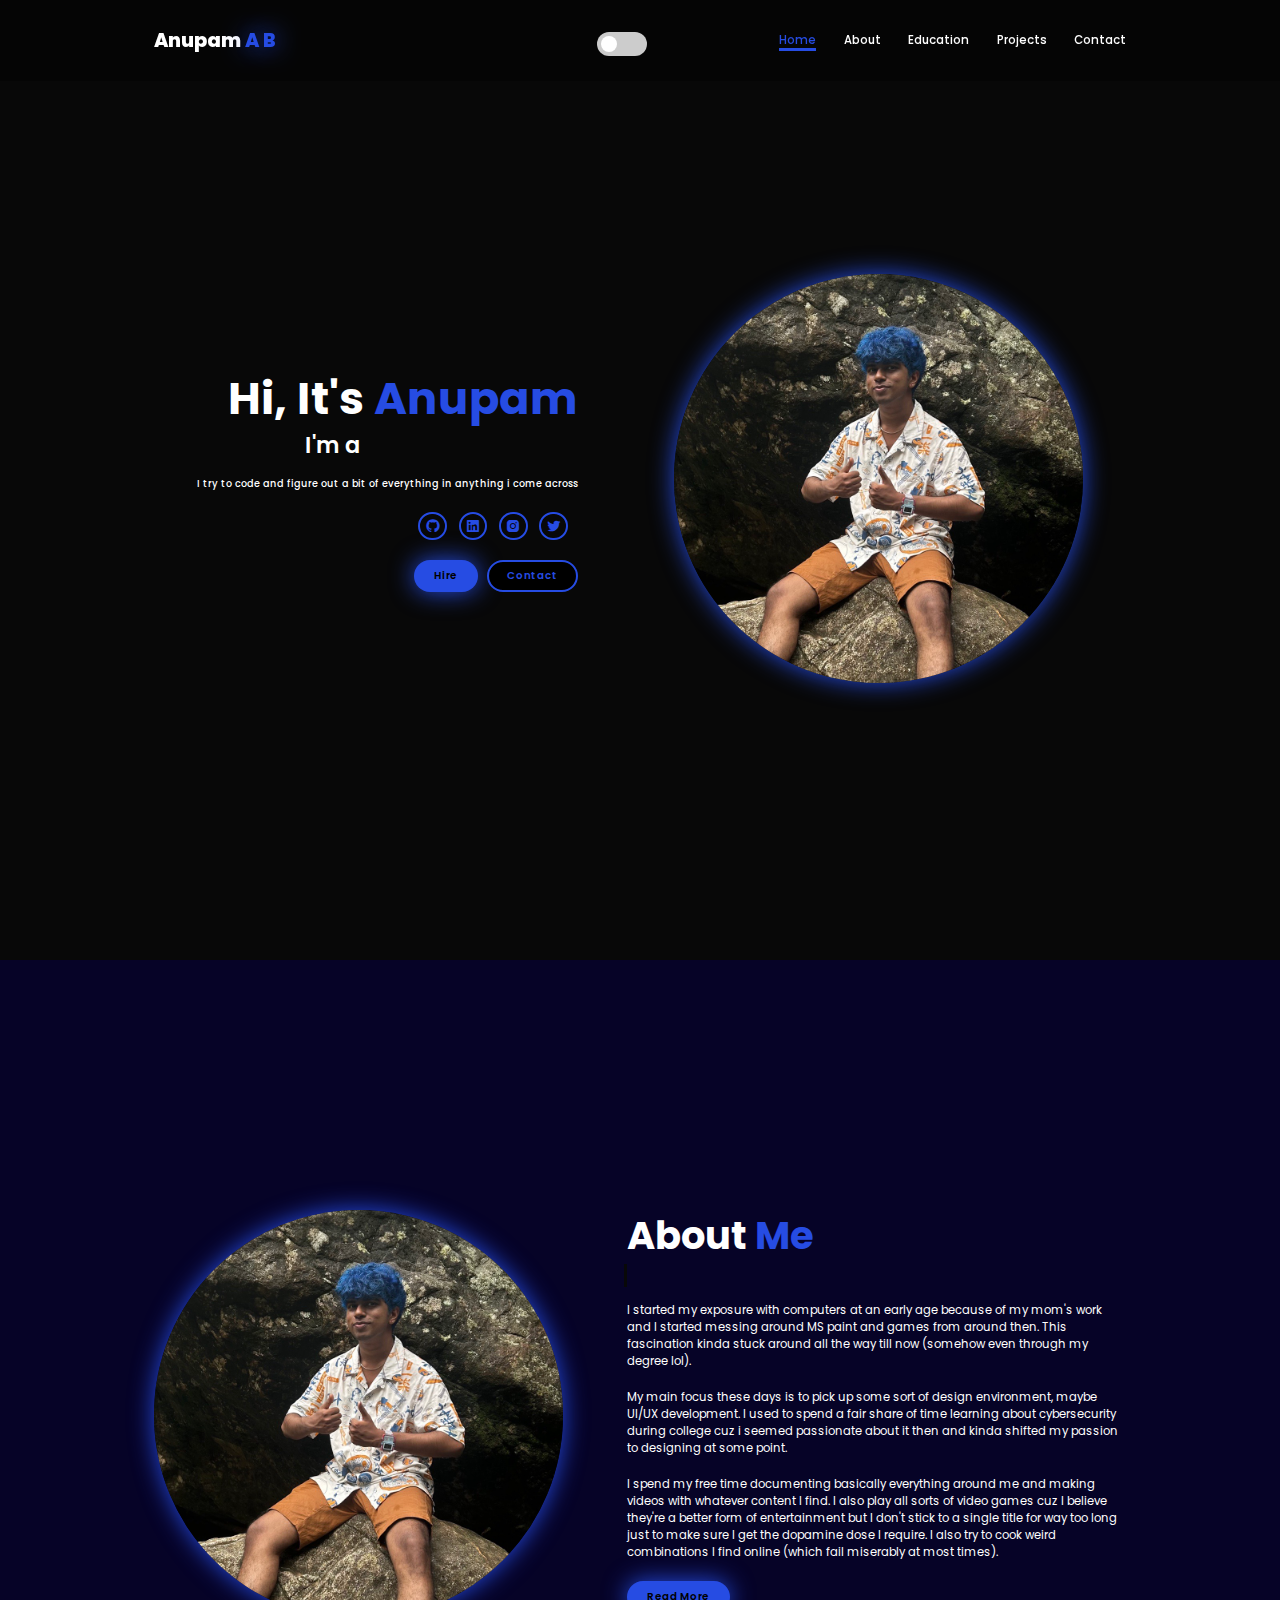
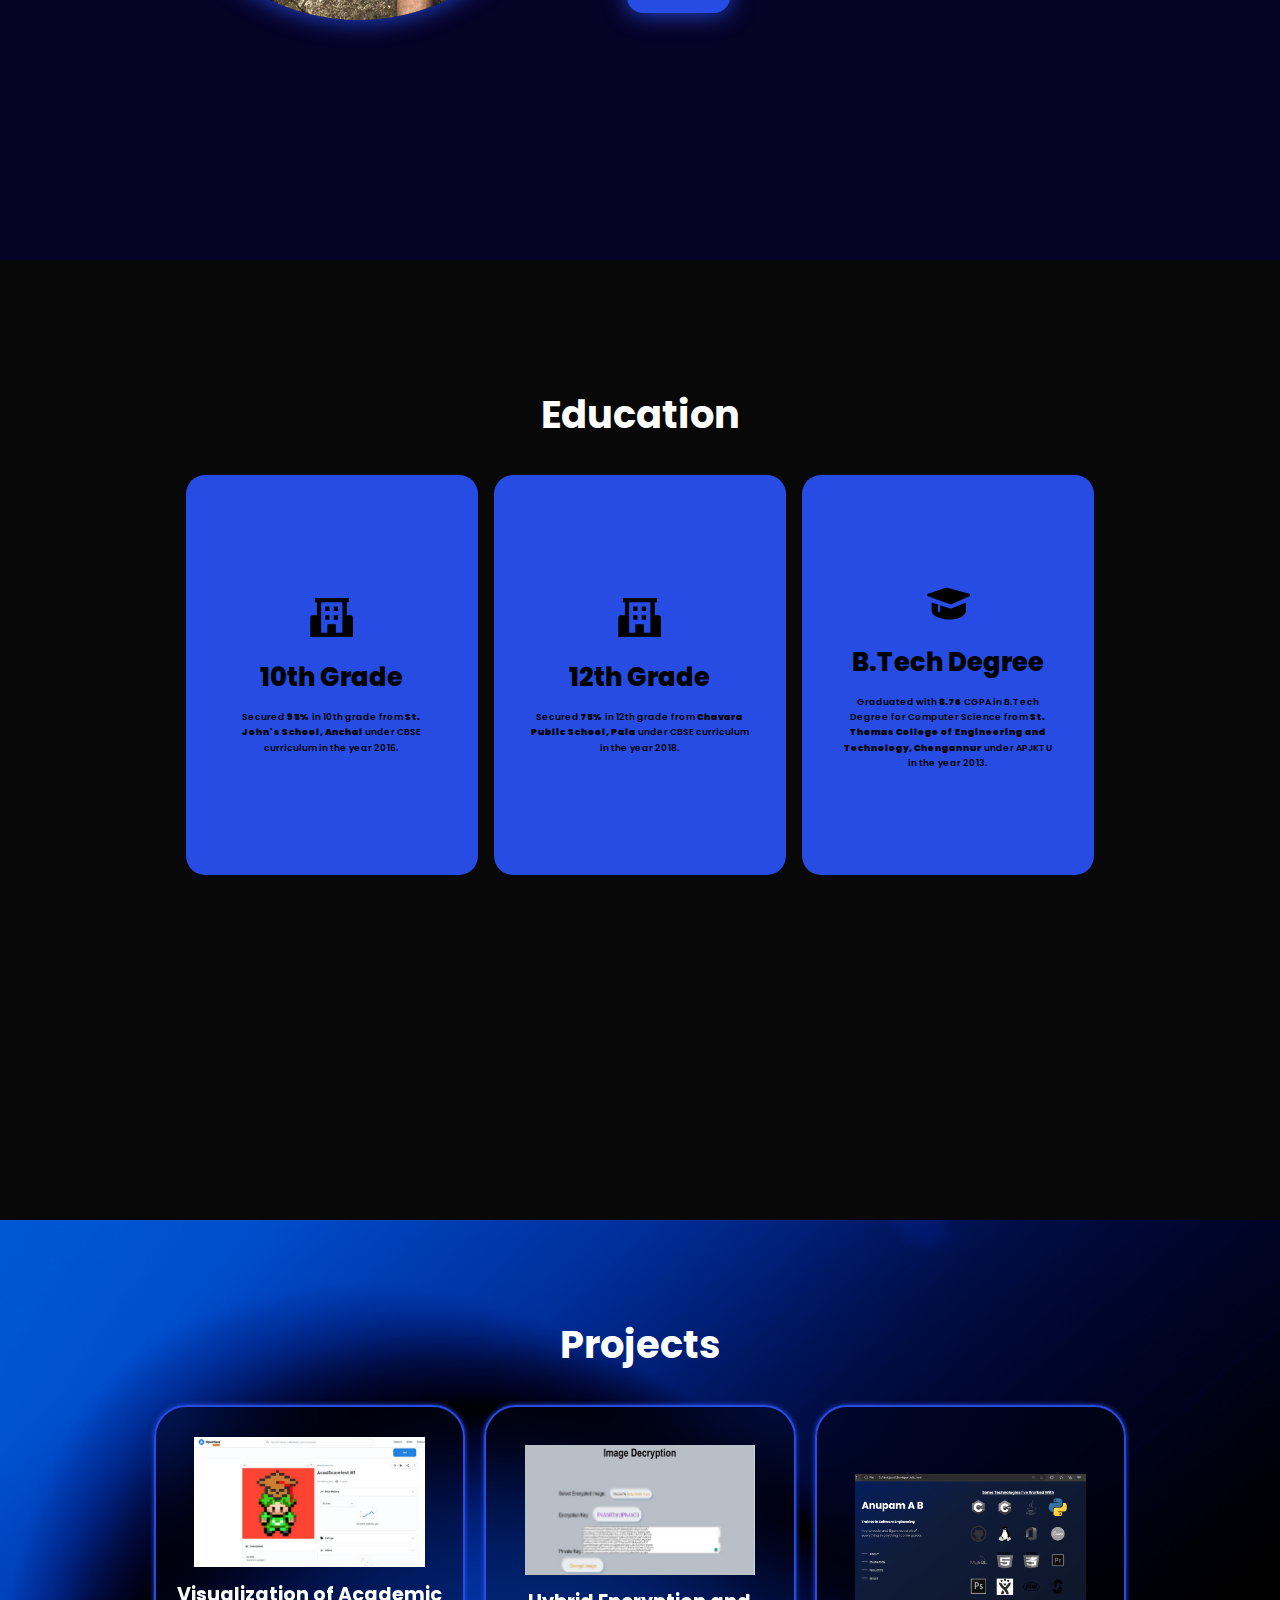
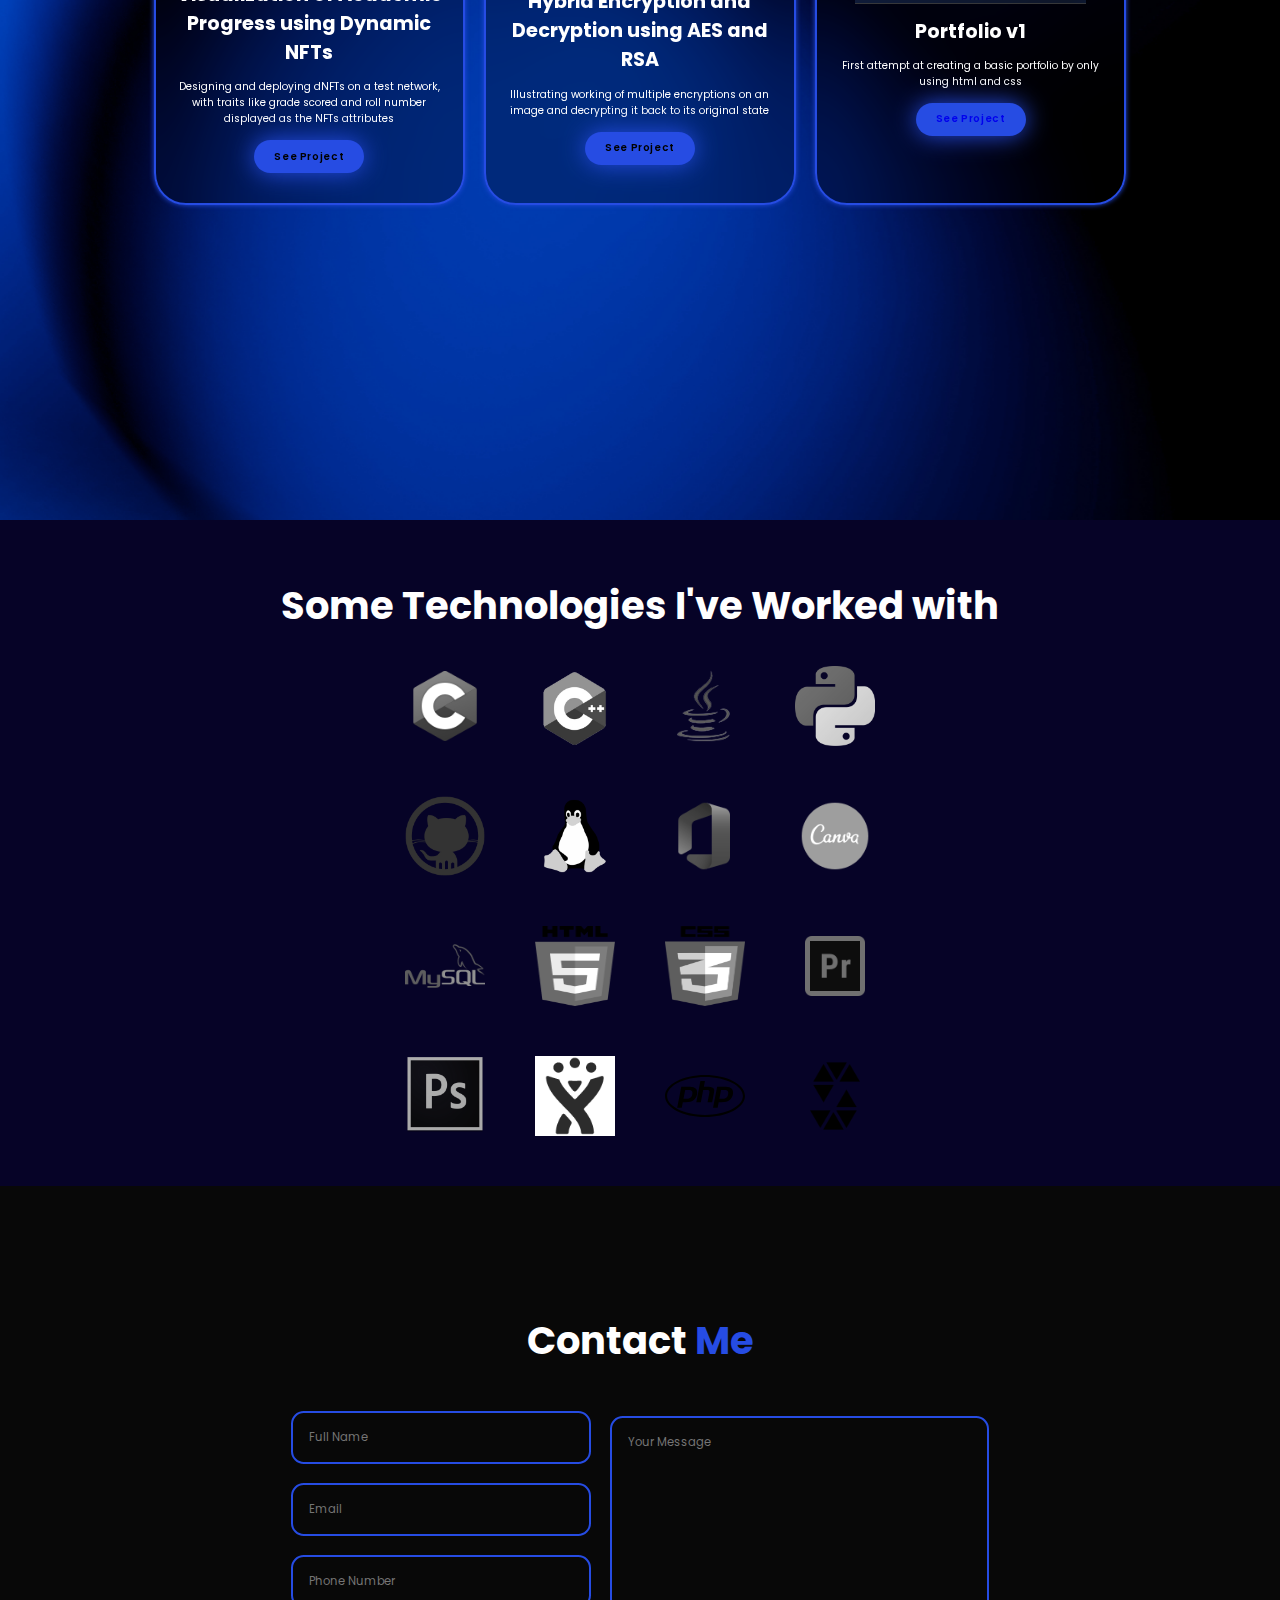
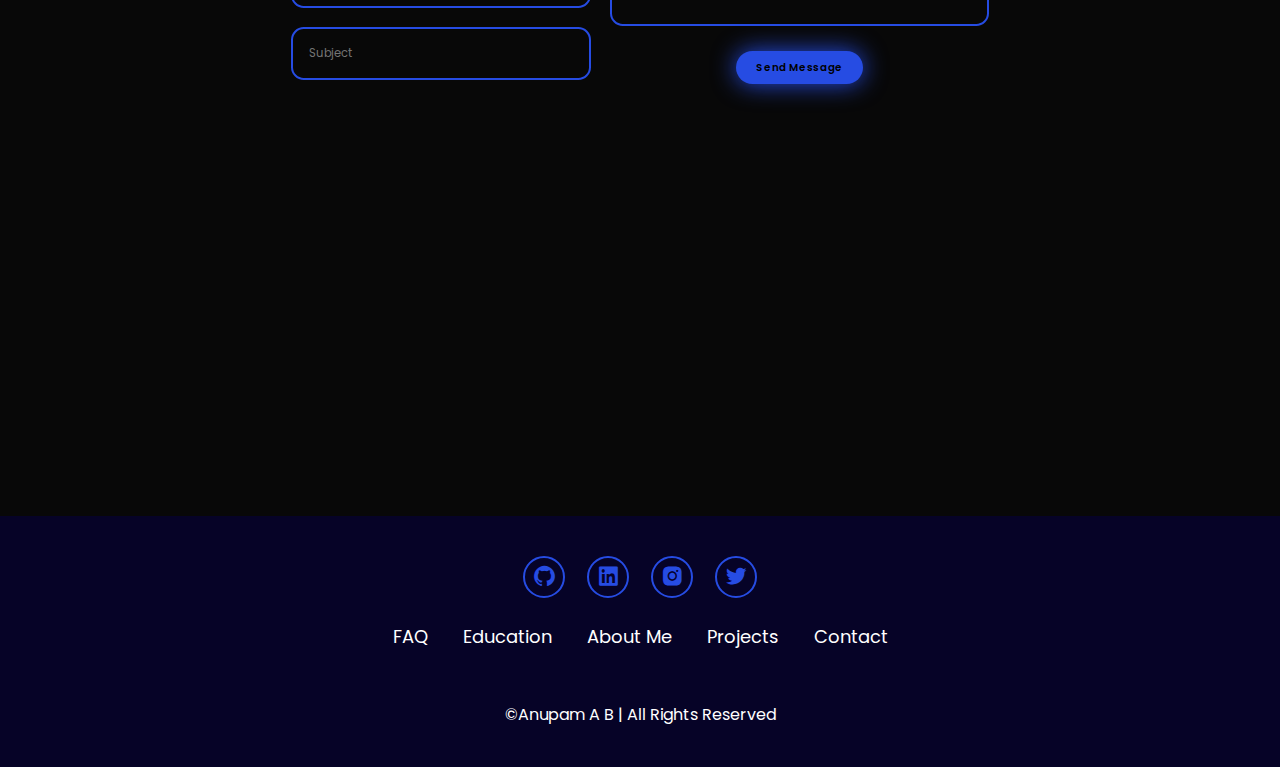
<file: index.html>
<!DOCTYPE html>
<html lang="en">
<head>
    <meta charset="UTF-8">
    <meta name="viewport" content="width=device-width, initial-scale=1.0">
    <title>Anupam A B</title>
    <link rel="stylesheet" href="style/style.css">
    <link href='https://unpkg.com/boxicons@2.1.4/css/boxicons.min.css' rel='stylesheet'>

</head>
<body>
    <header class="header">
        <a href="#home" class="logo">
            Anupam <span>A B</span>
        </a>
        <label class="switch">
            <input type="checkbox" onclick="toggleDarkMode()">
            <span class="slider round"></span>
          </label>
        <i class="bx bx-menu" id="menu-icon"></i>

        <nav class="navbar">
            <a href="#home" class="active">Home</a>
            <a href="#about">About</a>
            <a href="#education">Education</a>
            <a href="#projects">Projects</a>
            <a href="#contact">Contact</a>
            
        </nav>
    </header>

    <section class="home" id="home">
        <div class="home-content">
            <h1>Hi, It's <span>Anupam</span></h1>
            <h3 class="text-animation">
                I'm a <span></span></h3>
                <p>
                    I try to code and figure out a bit of everything in anything i come across
                </p>
            <div class="social-icons">
                <a href="https://github.com/anupambiju">
                    <i class="bx bxl-github"></i>
                </a>
                <a href="https://www.linkedin.com/in/anupambiju/">
                    <i class="bx bxl-linkedin-square"></i>
                </a>
                <a href="https://www.instagram.com/">
                    <i class="bx bxl-instagram-alt"></i>
                </a>
                <a href="https://twitter.com/">
                    <i class="bx bxl-twitter"></i>
                </a>
                </div>

                <div class="btn-group">
                    <a href="#" class="btn">Hire</a>
                    <a href="#contact" class="btn">Contact</a>
                </div>
               
            </div>
            <div class="home-img">
                <img src="assets/image.jpg" alt="">
            </div>

    </section>
    <section class="about" id="about">
        <div class="about-img">
            <img src="assets/image.jpg">


        </div>
        <div class="about-content">
            <h2 class="heading">
                About <span>Me</span>
            </h2>
            <h3 class="text-animation">
                <span></span>
            </h3>
            <p>
                I started my exposure with computers at an early age because of my mom's work and I started messing around MS paint and games from around then. This fascination kinda stuck around all the way till now (somehow even through my degree lol). 
                </p><p>
                My main focus these days is to pick up some sort of design environment, maybe UI/UX development. I used to spend a fair share of time learning about cybersecurity during college cuz i seemed passionate about it then and kinda shifted my passion to designing at some point. 
                </p><p>
                
                I spend my free time documenting basically everything around me and making videos with whatever content I find. I also play all sorts of video games cuz I believe they're a better form of entertainment but I don't stick to a single title for way too long just to make sure I get the dopamine dose I require. I also try to cook weird combinations I find online (which fail miserably at most times).
                </p>
                            <a href="#" class="btn">Read More</a>
        </div>
    </section>
    <section class="education" id="education">
        <h2 class="heading">Education</h2>
      
        <div class="education-container">
            <div class="education-box">
                <div class="education-info">
                    <i class="bx bxs-school"></i>
                    <h4> 10th Grade</h4>
                    <p>                           
                         Secured <b>95%</b> in 10th grade from <b>St. John's School, Anchal</b> under CBSE curriculum in the year 2016.
                    </p>
                </div>
            </div>
            <div class="education-box">
                <div class="education-info">
                    <i class="bx bxs-school"></i>
                    <h4> 12th Grade</h4>
<p>
    Secured <b>75%</b> in 12th grade from <b>Chavara Public School, Pala</b> under CBSE curriculum in the year 2018.

</p>                </div>
            </div>
            <div class="education-box">
                <div class="education-info">
                    <i class="bx bxs-graduation"></i>
                    <h4> B.Tech Degree</h4>
<p>
    Graduated with <b>8.76</b> CGPA in B.Tech Degree for Computer Science from <b>St. Thomas College of Engineering and Technology, Chengannur</b> under APJKTU in the year 2013.

</p>                </div>
            </div>
        </div>

    </section>




    <section class="projects" id="projects">
        <h2 class="heading">Projects</h2>
        <div class="projects-box">
            <div class="project-card">
                <img src="assets/project1.png" alt="">
                <h3>Visualization of Academic Progress using Dynamic NFTs</h3>
<p>
    Designing and deploying dNFTs on a test network, with traits like grade scored and roll number displayed as the NFTs attributes

</p>                <div class="btn">See Project</div>
            </div>
            <div class="project-card">
                <img src="assets/project2.png" alt="">
                <h3>Hybrid Encryption and Decryption using AES and RSA</h3>
<p>                        Illustrating working of multiple encryptions on an image and decrypting it back to its original state
</p>
                <div class="btn">See Project</div>
            </div>
            <div class="project-card">
                <img src="assets/project3.png" alt="">
                <h3>Portfolio v1</h3>
<p>First attempt at creating a basic portfolio by only using html and css</p>                <div class="btn"><a href="portfoliov1/portfolio.html">See Project</a></div>
            </div>
        </div>
    </section>
    
    <div class="skills">
        <h2 class="heading">Some Technologies I've Worked with</h2>
        <div class="container">
            <div class="row">
              <img src="assets/c.png" title="C" class="responsive-image"alt="Image 1">
              <img src="assets/cpp.png"title="C++" class="responsive-image" alt="Image 2">
              <img src="assets/java.png"title="Java" class="responsive-image" alt="Image 3">
              <img src="assets/python.png" title="Python" class="responsive-image"alt="Image 4">
            </div>
            <div class="container">
                <div class="row">
                  <img src="assets/github.png"title="GitHub" class="responsive-image" alt="Image 1">
                  <img src="assets/linux.png" title="Linux" class="responsive-image"alt="Image 2">
                  <img src="assets/office.png"title="Microsoft Office" class="responsive-image" alt="Image 3">
                  <img src="assets/canva.png" title="Canva" class="responsive-image"alt="Image 4">
                </div>
              </div>

              <div class="container">
                <div class="row">
                  <img src="assets/mysql.png" title="MySql" class="responsive-image"alt="Image 1">
                  <img src="assets/html.png" title="HTML" class="responsive-image"alt="Image 3">

                  <img src="assets/css.png" title="CSS" class="responsive-image"alt="Image 2">
                  <img src="assets/premiere.png" title="Adobe premiere" class="responsive-image"alt="Image 4">
                </div>
              </div>

              <div class="container">
                <div class="row">
                  <img src="assets/photoshop.png"title="Adobe Photoshop" class="responsive-image" alt="Image 1">
                  <img src="assets/jira.png"title="Jira" class="responsive-image" alt="Image 2">
                  <img src="assets/php.svg" title="php" class="responsive-image"alt="Image 3">
                  <img src="assets/solidity.png" title="Solidity" class="responsive-image"alt="Image 4">
                </div>
              </div>
              
          </div>


    
    </div>


    <section class="contact" id="contact">
        <h2 class="heading">Contact <span>Me</span></h2>
        <form action="#">
            <div class="input-group">
                <div class="input-box">
                    <input type="text" placeholder="Full Name">
                    <input type="email" placeholder="Email">
                    <input type="number" placeholder="Phone Number">
                    <input type="text" placeholder="Subject">    
                </div>
            </div>
            <div class="input-group-2">
                <textarea name="" id="" placeholder="Your Message"></textarea>
                <input type="submit" value="Send Message" class="btn">
            </div>
        </form>
    </section>
    <footer class="footer">
        <div class="social">
            <a href="https://github.com/anupambiju">
                <i class="bx bxl-github"></i>
            </a>
            <a href="https://www.linkedin.com/in/anupambiju/">
                <i class="bx bxl-linkedin-square"></i>
            </a>
            <a href="https://www.instagram.com/">
                <i class="bx bxl-instagram-alt"></i>
            </a>
            <a href="https://twitter.com/">
                <i class="bx bxl-twitter"></i>
            </a>
        </div>
        <ul class="list">
            <li>
                <a href="#">FAQ</a>
            </li>
            <li>
                <a href="#education">Education</a>
            </li>
            <li>
                <a href="#about">About Me</a>
            </li>
            <li>
                <a href="#projects">Projects</a>
            </li>
            <li>
                <a href="#contact">Contact</a>
            </li>
        </ul>
        <p class="copyright">
            ©Anupam A B | All Rights Reserved
        </p>
    </footer>
    <script src="script/script.js"></script>
</body>
</html>
</file>
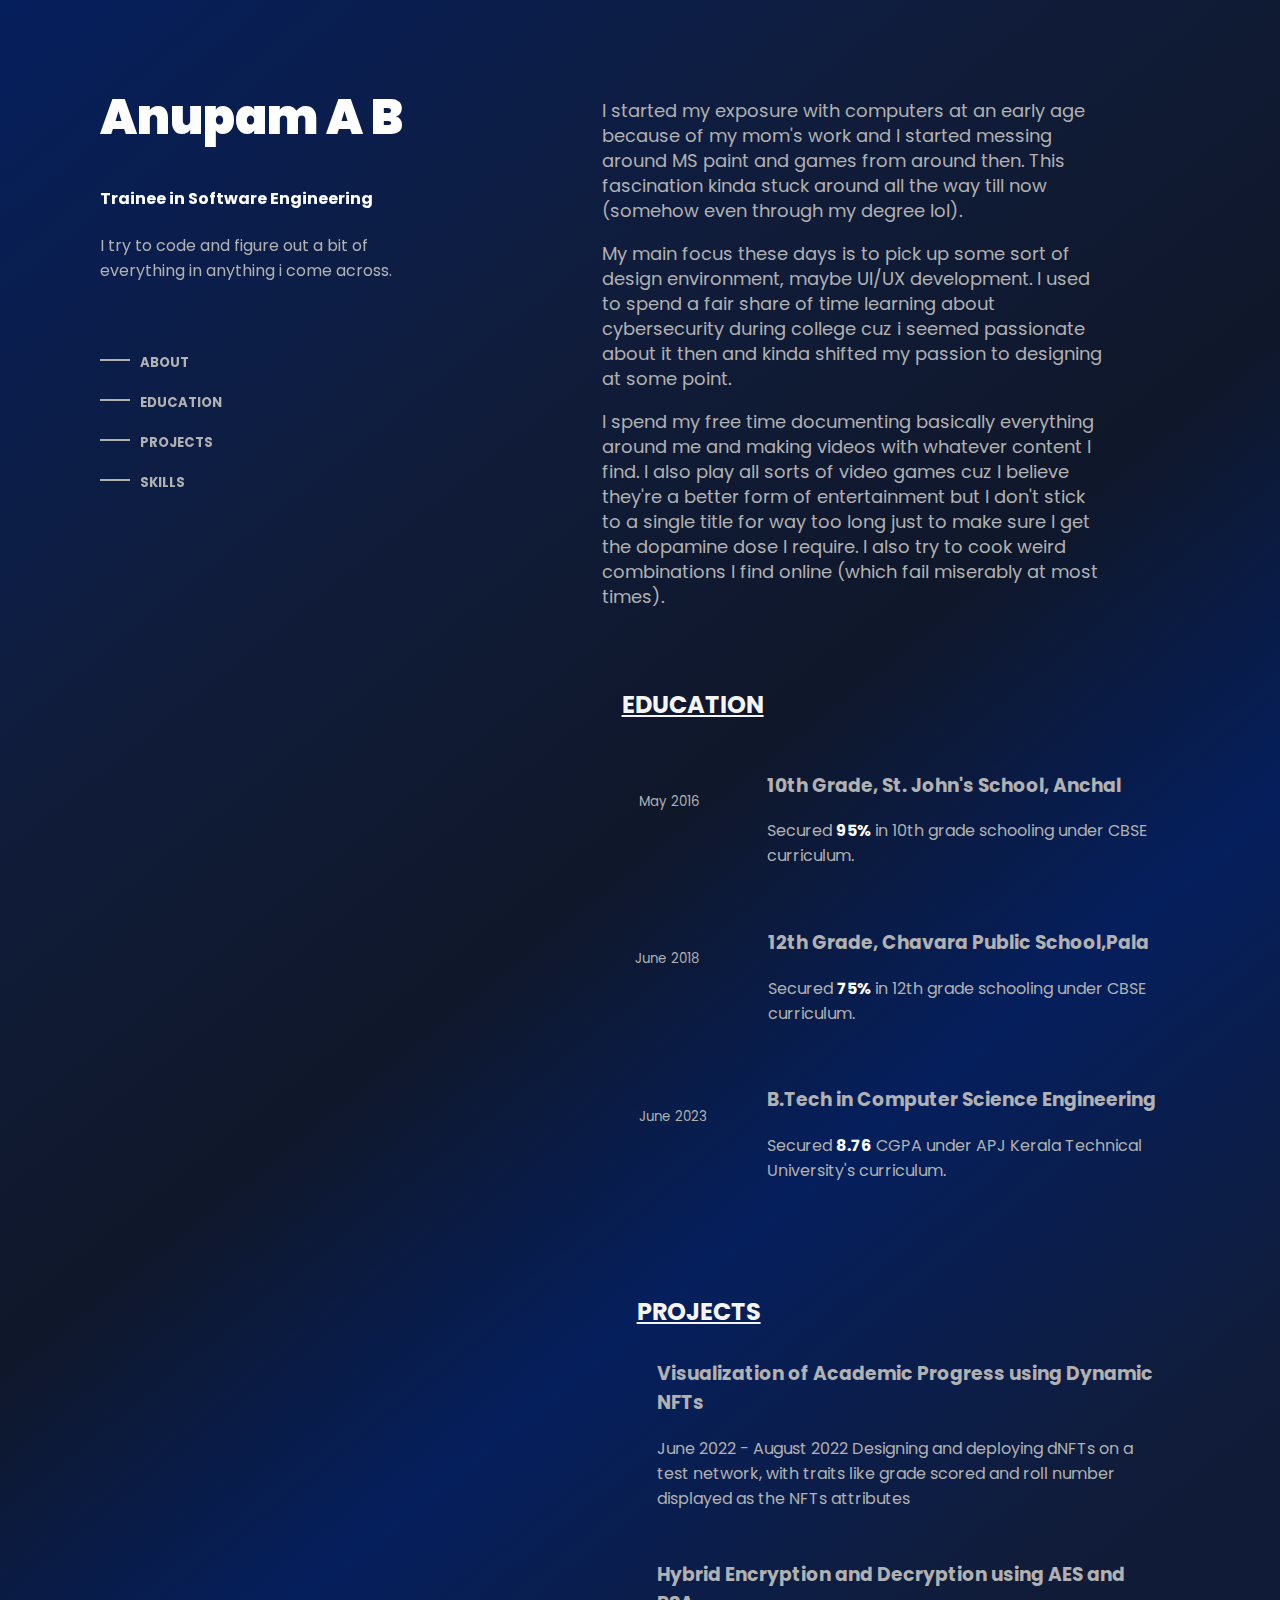
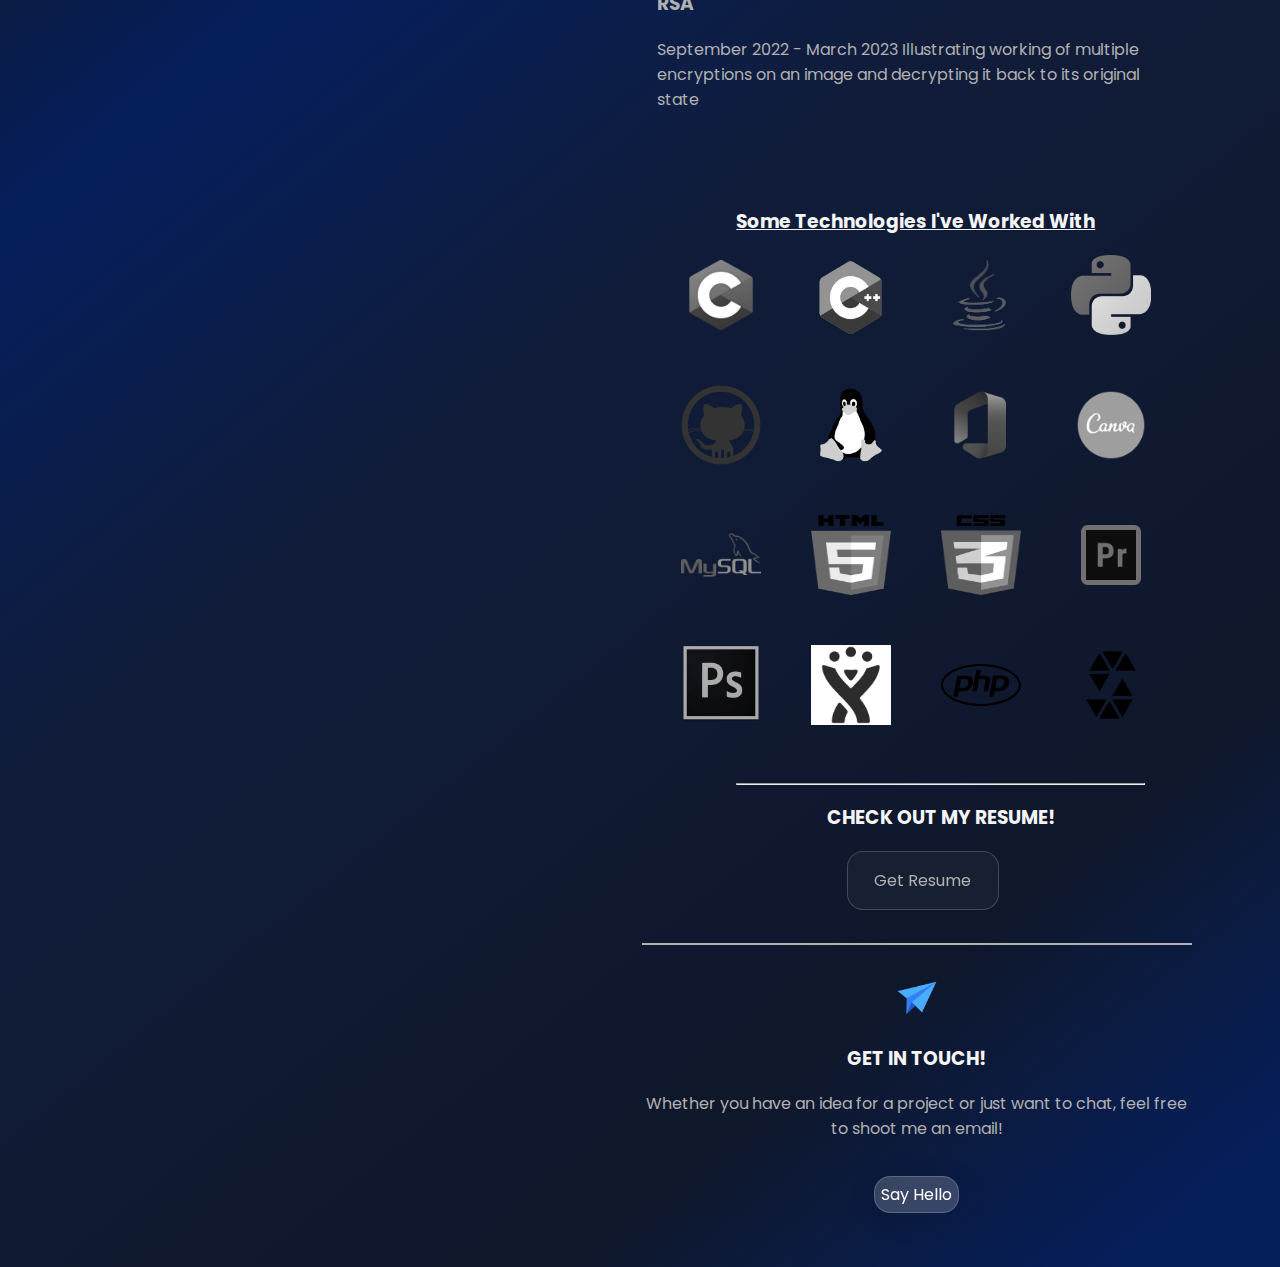
<file: portfoliov1/portfolio.html>
<!DOCTYPE html>
<html lang="en">
<head>
    <meta charset="UTF-8">
    <meta name="viewport" content="width=device-width, initial-scale=1.0">
    <title>Portfolio</title>
    <link rel="stylesheet" href="portfolio.css">
</head>
<body >
    <div class="left">
        <H1 class="name-head">
            <b>
           
                    Anupam A B


            </b>
        </H1>
        <H4 class="job-title">Trainee in Software Engineering</H4>

        <p class="intro">I try to code and figure out a bit of everything in anything i come across.</p>

        
        
            <div class="options">
                <hr color="grey" class="left-line">
                <a href="#about" style="color: inherit; text-decoration: none;"><b>ABOUT</b></a>
            </div>
            <div class="options">
                <hr  class="left-line">
                <a href="#education"style="color: inherit; text-decoration: none;"><b>EDUCATION</b></a>
            </div>
            <div class="options">
                <hr color="grey" class="left-line">
                <a href="#project-list"style="color: inherit; text-decoration: none;"><b>PROJECTS</b></a>
            </div>
            <div class="options">
                <hr color="grey" class="left-line">
                <a href="#skillset"style="color: inherit; text-decoration: none;"><b>SKILLS</b></a>
            </div>
        
  
  
    </div>
    <div class="right">
        <div id="about">
<p>
I started my exposure with computers at an early age because of my mom's work and I started messing around MS paint and games from around then. This fascination kinda stuck around all the way till now (somehow even through my degree lol). 
</p><p>
My main focus these days is to pick up some sort of design environment, maybe UI/UX development. I used to spend a fair share of time learning about cybersecurity during college cuz i seemed passionate about it then and kinda shifted my passion to designing at some point. 
</p><p>

I spend my free time documenting basically everything around me and making videos with whatever content I find. I also play all sorts of video games cuz I believe they're a better form of entertainment but I don't stick to a single title for way too long just to make sure I get the dopamine dose I require. I also try to cook weird combinations I find online (which fail miserably at most times).
</p>
        </div>
        <div id="education">
            <H2 style="color: whitesmoke;padding-bottom: 10px;"><u>EDUCATION</u></H2>

            <div class="exp test1">
                <div style="font-size: smaller;width:170px;">
                    <br>
                    <br>

                    &emsp;  May 2016

                </div>
                <div class="test3" >
                    <div >
                        <h3 >10th Grade, St. John's School, Anchal</h3>

                    </div>
                    <div>
                        <p style="color: rgb(177, 177, 177);">
                            Secured <b><span style="color:white">95%</b></span> in 10th grade schooling under CBSE curriculum.
                        </p>
                    </div>
                    

                </div>
            </div>
            <br>

            <div class="exp test1">
                <div style="font-size: smaller;width:170px;">
                    <br>
                    <br>

                    &emsp;June 2018

                </div>
                <div class="test3" >
                    <h3 >12th Grade, Chavara Public School,Pala</h3>
                    <p style="color: rgb(177, 177, 177);">
                        Secured <b><span style="color:white">75%</b></span> in 12th grade schooling under CBSE curriculum.
                    </p>

                </div>
            </div>
            <br>

            <div class="exp test1">
                <div style="font-size: smaller;width: 200px;">
                    <br>
                    <br>
                    

                    &emsp; June 2023

                </div>
                <div class="test3" >
                    <h3>B.Tech in Computer Science Engineering</h3>
                    <p style="color: rgb(177, 177, 177);">
                        Secured <b><span style="color:white">8.76</b></span> CGPA under APJ Kerala Technical University's curriculum.
                    </p>

                </div>
            </div>
            <br>


        </div>
        <div id="project-list">
            <H2 style="color: whitesmoke;padding-bottom: 10px;"><u>PROJECTS</u></H2>

            <div class="projects test1">
                <div class="test3" >
                    <H3>Visualization of Academic Progress using Dynamic NFTs</H3>
                    <p style="color: rgb(177, 177, 177);">
                        June 2022 - August 2022 
                        Designing and deploying dNFTs on a test network, with traits like grade scored and roll number displayed as the NFTs attributes
                        
                    </p>
                </div>
              
            </div>

            <div class="projects test1">
                <div class="test3" >
                    <H3>Hybrid Encryption and Decryption using AES and RSA</H3>
                    <p style="color: rgb(177, 177, 177);">
                        September 2022 - March 2023
                        Illustrating working of multiple encryptions on an image and decrypting it back to its original state
                                            
                    </p>
                </div>
             

            </div>

        </div>
        <br>
      
        <div id="skillset">

            <h3 style="text-align: center;padding-top: 20px;color:whitesmoke"><u>Some Technologies I've Worked With</u></h3>
            <div class="container">
                <div class="row">
                  <img src="assets/c.png" title="C" class="responsive-image"alt="Image 1">
                  <img src="assets/cpp.png"title="C++" class="responsive-image" alt="Image 2">
                  <img src="assets/java.png"title="Java" class="responsive-image" alt="Image 3">
                  <img src="assets/python.png" title="Python" class="responsive-image"alt="Image 4">
                </div>
                <div class="container">
                    <div class="row">
                      <img src="assets/github.png"title="GitHub" class="responsive-image" alt="Image 1">
                      <img src="assets/linux.png" title="Linux" class="responsive-image"alt="Image 2">
                      <img src="assets/office.png"title="Microsoft Office" class="responsive-image" alt="Image 3">
                      <img src="assets/canva.png" title="Canva" class="responsive-image"alt="Image 4">
                    </div>
                  </div>

                  <div class="container">
                    <div class="row">
                      <img src="assets/mysql.png" title="MySql" class="responsive-image"alt="Image 1">
                      <img src="assets/html.png" title="HTML" class="responsive-image"alt="Image 3">

                      <img src="assets/css.png" title="CSS" class="responsive-image"alt="Image 2">
                      <img src="assets/premiere.png" title="Adobe premiere" class="responsive-image"alt="Image 4">
                    </div>
                  </div>

                  <div class="container">
                    <div class="row">
                      <img src="assets/photoshop.png"title="Adobe Photoshop" class="responsive-image" alt="Image 1">
                      <img src="assets/jira.png"title="Jira" class="responsive-image" alt="Image 2">
                      <img src="assets/php.svg" title="php" class="responsive-image"alt="Image 3">
                      <img src="assets/solidity.png" title="Solidity" class="responsive-image"alt="Image 4">
                    </div>
                  </div>
                  
              </div>
              

        </div>
        <hr style="color:azure; width:60%;display: flex;justify-content: center;">
        <div id="resume">
            <H3 style="text-align: center;color: whitesmoke;">CHECK OUT MY RESUME!</H3>
            <div 
            class="downloadbtn"
            onclick="window.open('./assets/resume.docx')"
          >
            <p style="text-align: center;">Get Resume</p>
          </div>

        </div>
        <br>

        <!-- <hr style="color:azure; width:60%;display: flex;justify-content: center;"> -->



        <div id="contact">
            <hr class="left-line" style="width:100%;">
            <br>
            <img src="assets/mail.png" style="height: 40px;">
            <H3 style="text-align: center;color: whitesmoke;">GET IN TOUCH!</H3>
            <p>Whether you have an idea for a project or just want to chat, feel free to shoot me an email!</p>
            <br>
            <a class="mail-button" href="mailto:anupambiju72@gmail.com">Say Hello</a>

        </div>
    </div>
    
</body>
</html>
</file>
<file: style/style.css>
@import url('https://fonts.googleapis.com/css2?family=Poppins:ital,wght@0,100;0,200;0,300;0,400;0,500;0,600;0,700;0,800;0,900;1,100;1,200;1,300;1,400;1,500;1,600;1,700;1,800;1,900&display=swap');

*{
    margin:0;
    padding:0;
    box-sizing:border-box;
    text-decoration: none;
    border: none;
    outline: none;
    scroll-behavior: smooth;
    font-family: Poppins,sans-serif;
}

body.dark-mode{
    --bg-color: #c9c9c9;
    --second-bg-color: #2b22a0;
    --text-color:white;
    --main-color: #3960ff;
}


html{
    font-size: 40%;
    overflow-x: hidden;
    
}
body{
    background: var(--bg-color);
    color: var(--text-color);
    transition: background-color 0.3s ease;
    
    --bg-color: #080808;
    --second-bg-color: #060327;
    --text-color:white;
    --main-color: #264ce3;

}
.header{
    position: fixed;
    top:0;
    left: 0;
    padding: 4rem 12% 4rem;
    background: rgba(0,0,0,0.3);
    backdrop-filter: blur(10px);
    display: flex;
    justify-content: space-between;
    align-items: center;
    z-index: 100;
    width:100%;
}
.logo{
    font-size: 3rem;
    color: var(--text-color);
    font-weight: 800;
    cursor: pointer;
    transition: 0.3s ease;
}
.logo:hover{
    transform: scale(1.1);

}
.logo span{
    text-shadow: 0 0 25px var(--main-color);
}
.navbar a{
    font-size: 1.8rem;
    color: var(--text-color);
    margin-left: 4rem;
    font-weight: 500;
    transition: 0.3s ease;
    border-bottom: 3px solid transparent;
}
.navbar a:hover,
.navbar a.active{
    color: var(--main-color);
    border-bottom: 3px solid var(--main-color);
}
#menu-icon{
    font-size: 3.6rem;
    color: var(--main-color);
    display: none;
    margin-right: 30px;
}
.switch {
    position: sticky;
    top: 20px; 
    right: 90px; 
    z-index: 100;    
    width: 50px;
    height: 24px;
    margin-top: 6px;
    margin-left: 22%;
  }

  .switch input { 
    opacity: 0;
    width: 0;
    height: 0;
  }

  .slider {
    position: absolute;
    cursor: pointer;
    top: 0;
    left: 0;
    right: 0;
    bottom: 0;
    background-color: #ccc;
    transition: .4s;
    border-radius: 34px;
  }

  .slider:before {
    position: absolute;
    content: "";
    height: 16px;
    width: 16px;
    left: 4px;
    bottom: 4px;
    background-color: white;
    transition: .4s;
    border-radius: 50%;
  }

  input:checked + .slider {
    background-color: #2196F3;
  }

  input:checked + .slider:before {
    transform: translateX(26px);
  }

  .slider.round {
    border-radius: 34px;
  }

  .slider.round:before {
    border-radius: 50%;
  }



section{
    min-height:100vh;
    margin-top: 30px;
    padding: 10rem 12% 10rem;
}
.home{
    display: flex;
    align-items: center;
    justify-content: center;
    gap: 15rem;
}
.home-content{
    display: flex;
    flex-direction: column;
    align-items: flex-end;
    text-align: right;
    justify-content: center;
}
span{
    color: var(--main-color);
}
.logo span{
    color: var(--main-color);
}
.home-content h3{
    margin-bottom: 2rem;
    margin-top: 1rem;
    font-size: 3.5rem;
}
.home-content h1{
    font-size: 7rem;
    font-weight: 700;
    margin-top: 1.5rem;
    line-height: 1;
}
.home-img img{
    position: relative;
    width: 32vw;
    border-radius: 50%;
    box-shadow: 0 0 25px var(--main-color);
    cursor: pointer;
    transition: 0.4s ease-in-out;
}
.home-img img:hover{
    box-shadow: 0 0 25px var(--main-color),
                0 0 50px var(--main-color),
                0 0 100px var(--main-color);
}
.home-content p{
    font-size: 1.5rem;
    font-weight: 500;
    line-height: 1.8;
    max-width: 1000px;
}
.social-icons a{
    display: inline-flex;
    justify-content: center;
    align-items: center;
    width: 4.5rem;
    height: 4.5rem;
    background: transparent;
    border: 2px solid var(--main-color);
    font-size: 2.5rem;
    border-radius: 50%;
    color: var(--main-color);
    margin:3rem 1.5rem 3rem 0;
    transition: 0.3s ease;
}
.social-icons a:hover{
    color: var(--text-color);
    transform: scale(1.3)translateY(-5px);
    box-shadow: 0 0 25px var(--main-color);
    background-color: var(--main-color);
}
.btn{
    display: inline-block;
    padding: 1rem 2.8rem;
    background: var(--main-color);
    box-shadow: 0 0 25px var(--main-color);
    border-radius: 4rem;
    font-size: 1.6rem;
    color: black;
    border: 2px solid transparent;
    letter-spacing: 0.1rem;
    font-weight: 600;
    transition:0.3s ease-in-out ;
    cursor: pointer;    
}
.btn:hover{
    transform: scale(1.05);
    box-shadow:0 0 50px var(--main-color)
}
.btn-group{
    display: flex;
    align-items: center;
    gap: 1.5rem;
}
.btn-group a:nth-of-type(2){
    background-color: black;
    color: var(--main-color);
    border: 2px solid var(--main-color);
    box-shadow:0 0 25px transparent;
}
.btn-group a:nth-of-type(2):hover{
    box-shadow: 0 0 25px var(--main-color);
    background-color: var(--main-color);
    color: black;
}
.text-animation{
    font-size: 34px;
    font-weight: 600;
    min-width: 280px;
}
.text-animation span{
    position: relative;
}
.text-animation span::before{
    content:"Software Engineer";
    color: var(--main-color);
    animation: words 20s infinite;
}
.text-animation span::after{
    content: "";
    background-color: var(--bg-color);
    position: absolute;
    width: calc(100% + 8px);
    height: 100%;
    border-left: 3px solid var(--bg-color);
    right: -8px;
    animation: cursor 0.6s infinite, typing 4s steps(14) infinite;
}
@keyframes cursor{
    to{
        border-left: 2px solid var(--main-color);
    }
}
@keyframes words{
    0%,
    20%{
        content:"Student"
    }
    21%,
    40%{
        content: "Software Engineer";
    }
    41%,
    60%{
        content: "Artist";
    }
    61%,
    80%{
        content: "MHA";
    }
    81%,
    100%{
        content: "Lego Enthusiast";
    }
}
@keyframes typing{
    10%,
    15%,
    30%,
    35%,
    50%,
    55%,
    70%,
    75%,
    90%,
    95%{
        width: 0px;
    }
    5%,
    20%,
    25%,
    40%,
    45%,
    60%,
    65%,
    80%,
    85%{
        width: calc(100%+8px);
    }
}
.about{
    display: flex;
    justify-content: center;
    align-items: center;
    gap: 10rem;
    background: var(--second-bg-color);
    color:var(--text-color)
}
.about-img{
    border-radius: 50%;
}
.about-img img{
    position: relative;
    width: 32vw;
    border-radius: 50%;
    box-shadow: 0 0 25px var(--main-color);
    top: 1rem;
    cursor: pointer;
    transition:  0.4s ease-in-out;
}
.about-img img:hover{
    box-shadow: 0 0 25px var(--main-color),
                0 0 50px var(--main-color),
                0 0 100px var(--main-color);
}
.heading{
    text-align: center;
    font-size: 6rem;
    margin: 5rem 0;
}
.about-content h2{
    text-align: left;
    line-height: 1.5;
}
.about-content h3{
    font-size: 2.6rem;
}
.about-content p{
    font-size: 1.8rem;
    margin: 2rem 0 3rem;
}
.about .heading{
    margin:0;
}
.about-content .text-animation span::before{
    content:"Software Engineer";
    color: var(--main-color);
    animation: words 20s infinite;
}
.about-content .text-animation span::after{
    content: "";
    background-color: var(--second-bg-color);
    position: absolute;
    width: calc(100% + 8px);
    height: 100%;
    border-left: 3px solid var(--bg-color);
    right: -8px;
    animation: cursor 0.6s infinite, typing 4s steps(14) infinite;
}
::-webkit-scrollbar{
    width: 15px;
}
::-webkit-scrollbar-thumb{
    background-color: var(--main-color);
}
::-webkit-scrollbar-track{
    background-color: var(--bg-color);
    width: 50px;
}
.education{
    background: var(--bg-color);
    color: black;
}
.education h2{
    margin-bottom: 5rem;
    color: var(--text-color);
}
.education-container{
    display: grid;
    grid-template-columns: repeat(3,1fr);
    align-items: center;
    gap: 2.5rem;
}
.education-box{
    display: flex;
    align-items: center;
    justify-content: center;
    background-color: var(--main-color);
    height: 400px;
    border-radius: 3rem;
    border: 5px solid transparent;
    cursor: pointer;
    transition: 0.4s ease-in-out;
}
.education-box:hover{
    background: var(--second-bg-color);
    color: var(--main-color);
    border: 5px solid var(--main-color);
    transform: scale(1.03);
}
.education-box .education-info{
    height: 100%;
    display: flex;
    flex-direction: column;
    text-align: center;
    justify-content: center;
    align-items: center;
    padding: 5rem 5rem;
}
.education-info h4{
    font-size: 4rem;
    margin:2rem 0;
    font-weight: 800;
}
.education-info p{
    font-size: 1.4rem;
    font-weight: 600;
    line-height: 1.7;
}
.education-info i{
    font-size: 8rem;
}
.projects{
    background: url(../assets/background.jpg)center no-repeat;
    background-size: cover;
}
.projects-box{
    display: grid;
    grid-template-columns: repeat(3,1fr);
    place-items: center;
    margin: 5rem 0;
    gap: 3rem;
    
}
.project-card{
    height: 400px;
    max-width: 375px;
    background-color: rgba(0,0,0,0.3);
    backdrop-filter: blur(30px);
    border: 2px solid var(--main-color);
    border-radius: 5rem;
    display: flex;
    flex-direction: column;
    align-items: center;
    justify-content: center;
    text-align: center;
    gap: 2rem;
    padding: 5rem 2rem;
    overflow: hidden;
    cursor: pointer;
    box-shadow: 0 0 5px var(--main-color);
    transition: 0.4s ease;
}
.project-card:hover{
    box-shadow: 0 0 25px var(--main-color),
                0 0 50px var(--main-color);
    transform: scale(1.02);
}
.project-card img{
    max-width: 18vw;
    object-fit: cover;
}
.project-card h3{
    font-size: 3rem;
}
.project-card p{
    font-size:1.6rem;
}
.contact{
    background-color:var(--bg-color);

}
.contact h2{
    margin-bottom: 3rem;
    color: var(--text-color);
}
.contact form{
    display: flex;
    align-items: center;
    justify-content: center;
    gap: 3rem;
    margin: 5rem auto;
    text-align: center;
}
.contact form .input-box{
    display: flex;
    justify-content: center;
    flex-wrap: wrap;
    width: 300px;
}
.contact form .input-box input,
.contact form textarea{
    width: 100%;
    padding: 2.5rem;
    font-size: 1.8rem;
    color: var(--text-color);
    background: var(--bg-color);
    border-radius: 2rem;
    border: 2px solid var(--main-color);
    margin: 1.5rem 0;
    resize: none; 
}
.contact form .input-group-2 textarea{
    height:210px ;
}
.contact form .btn{
    margin-top: 2rem;
}
.footer{
    position: relative;
    bottom: 0;
    width: 100%;
    padding: 40px 0;
    background-color: var(--second-bg-color);
}
.footer .social{
    text-align: center;
    padding-bottom: 25px;
    color: var(--main-color);
}
.footer .social a{
    font-size: 25px;
    color: var(--main-color);
    border: 2px solid var(--main-color);
    width: 42px;
    height: 42px;
    line-height: 42px;
    display: inline-block;
    text-align: center;
    border-radius: 50%;
    margin: 0 10px;
    transition: 0.3s ease;
}
.footer .social a:hover{
    transform: scale(1.2)translateY(-10px);
    background-color: var(--main-color);
    color: black;
    box-shadow: 0 0 25px var(--main-color);
}
.footer ul{
    margin-top: 0;
    padding: 0;
    font-size: 18px;
    line-height: 1.6;
    margin-bottom: 0;
    text-align: center;
}
.footer ul li a{
    color: white;
    border-bottom: 3px solid transparent;
    transition:  0.3 ease;
}
.footer ul li a:hover{
    border-bottom: 3px solid var(--main-color);
}
.footer ul li{
    display: inline-block;
    padding: 0 15px;
}
.footer .copyright{
    margin-top: 50px;
    text-align: center;
    font-size: 16px;
    color: var(--text-color);
}



.row {
    display: flex;
    gap: 50px;
    padding-bottom: 50px;
    align-items: center;
    justify-content: center;
    }
    .row img {
    /* flex: 1;  */
    width: 80px;
    height: 80px;
    }
    .responsive-image{
    filter: grayscale(100%);
    transition: filter 0.3s ease; 
    transition: all 0.3s ease;
    }
    
    .responsive-image:hover {
    transform: scale(1.1);
    filter: grayscale(0%);
    }
    
    .skills{
    background-color: var(--second-bg-color);
    padding-top: 25px;
    }

@media(max-width:1285px){
    html{
        font-size: 40%;
    }
    .education-container{
        padding-bottom: 7rem;
        margin: 0 5rem;
    }
    .projects-box img{
        min-width: 10vw;
    }

}
@media(max-width:991px){
    header{
        padding: 2rem 3%;
    }
    section{
        padding: 10rem 3% 2rem;
    }
    .contact form{
        flex-direction: column;
    }
    .footer{
        padding: 2rem 3%;
    }
    
}
@media(max-width:895px){
    #menu-icon{
        display: block;
    }
    .navbar{
        position: absolute;
        top:100%;
        right: 0;
        width: 50%;
        padding: 1rem 3%;
        background: rgba(0,0,0,0.8);
        backdrop-filter: blur(20px);
        border-bottom-left-radius: 2rem;
        border-left: 2px solid var(--main-color);
        border-bottom: 2px solid var(--main-color);
        display: none;
    }
    .navbar.active{
        display: block;
    }
    .navbar a{
        display: block;
        font-size:2rem;
        margin: 3rem 0;
        color: white;
    }
    .home{
        flex-direction: column-reverse;
        margin: 5rem 4rem;
        gap: 3rem;
    }
    .home-content{
        display: flex;
        flex-direction: column;
        align-items: center;
        justify-content: center;
        text-align: center;
    }
    .home-content h3{
        font-size: 2.6rem;
    }
    .home-content h1{
        font-size: 8rem;
        margin-top: 3rem;
    }
    .home-content p{
        max-width: 600px;
        margin: 0 auto;
    }
    .home-img img{
        width: 56vw;
        margin: 3rem 0;
    }
    .about{
        flex-direction: column-reverse;
        padding: 10rem 9% 10rem;
    }
    .about .heading{
        margin: 3rem 0;
    }
    .about img{
        width: 50vw;
    }
    .education h2{
        margin-bottom: 3rem;
    }
    .education-container{
        grid-template-columns: repeat(1,1fr);
    }
    .projects-box{
        grid-template-columns: repeat(1,1fr);
    }
    .projects-box img{
        min-width: 42rem;       
    }
}
</file>
<file: portfoliov1/portfolio.css>
@import url('https://fonts.googleapis.com/css2?family=Poppins:ital,wght@0,100;0,200;0,300;0,400;0,500;0,600;0,700;0,800;0,900;1,100;1,200;1,300;1,400;1,500;1,600;1,700;1,800;1,900&display=swap');
html{
    scroll-behavior: smooth;
}
.left{
/* background-color: #0F172A; */
color: white;
height: 100vh;
position: sticky;
top: 0;

width: 47%;


}
.right{
width: 53%;
/* background-color:  #0F172A; */
color: rgb(177, 177, 177);

}
body{
font-family: Poppins;
display: flex;
margin: 0;
padding: 0;
/* background: linear-gradient(141deg, #111F43 0%, #101C3A 51%, #0F172A 75%); */
background: linear-gradient(141deg, #051f5d 0%, #101C3A 21%, #0F172A 35%, #051f5d 47%, #101C3A 61%, #0F172A 85%, #051f5d 97%);




}

.name-head{
font-size: 300%;
padding-left: 100px;
/* text-align: center; */

padding-top: 50px;
}
.job-title{
padding-left: 100px;

}
.intro{

width: 350px ;
padding-left: 100px;
margin-bottom: 70px;
color: rgb(177, 177, 177);
}
.options{
padding-left: 100px;
display: flex;
font-size: 82%;
flex-wrap: wrap;
margin-bottom: 20px;
width: 50%;
color: rgb(177, 177, 177);



}

.options:hover{
width: 100%;
transition: width 0.5s ease;
color: white;
.left-line{
    background-color: white;
}

}
.left-line{
height: 2px;
width:10%;
border: 0;
margin-left: 0;
margin-right: 10px;
transition: width 0.5s ease;
background-color: rgb(177, 177, 177);  

}
#about{
padding-top:80px;
font-size: large;
line-height:25px;
width:500px;
}
.exp{
display: flex;
/* background-color: #0F172A; */
width:550px;


}
.exp:hover{
background: #162032;
border-radius: 16px;
box-shadow: 0 4px 30px rgba(0, 0, 0, 0.1);
backdrop-filter: blur(4.2px);
-webkit-backdrop-filter: blur(4.2px);
border: 1px solid rgba(255, 255, 255, 0.19);
}
.mail-button{
background: rgba(255, 255, 255, 0.19);
border-radius: 16px;
padding: 6px;
box-shadow: 0 4px 30px rgba(0, 0, 0, 0.1);
backdrop-filter: blur(4.2px);
-webkit-backdrop-filter: blur(4.2px);
border: 1px solid rgba(255, 255, 255, 0.19);
color: white;
text-decoration: none;
}
#education{
padding-top: 40px;
padding-left: 20px;
}
#project-list{
padding-left: 35px;
padding-top: 50px;


}
.projects{
width:500px;
padding-left: 20px;
padding-bottom: 15px;
/* background-color: #0F172A; */
}
.projects:hover{
background: #162032;
border-radius: 16px;
box-shadow: 0 4px 30px rgba(0, 0, 0, 0.1);
backdrop-filter: blur(4.2px);
-webkit-backdrop-filter: blur(4.2px);
border: 1px solid rgba(255, 255, 255, 0.19);
}
.container {
display: flex;
flex-wrap: wrap;
justify-content: center;
}
.row {
display: flex;
gap: 50px;
padding-bottom: 50px;
}
.row img {
flex: 1; 
width: 80px;
height: 80px;
}
.responsive-image{
filter: grayscale(100%);
transition: filter 0.3s ease; 
transition: all 0.3s ease;
}

.responsive-image:hover {
transform: scale(1.1);
filter: grayscale(0%);
}

#skillset{
padding-right: 50px;
}
.test1:hover>.test3{
color: #56D8D4;
}
#contact{
padding-bottom: 60px;
width: 550px;
text-align: center;
padding-left: 40px;
}
.downloadbtn{
background: #162032;
border-radius: 16px;
width: 150px;
margin-left: 245px;
backdrop-filter: blur(4.2px);
-webkit-backdrop-filter: blur(4.2px);
border: 1px solid rgba(255, 255, 255, 0.19);
} .downloadbtn:hover{
background: #1a4dab;
transition: color 0.7s ease;

}
</file>
